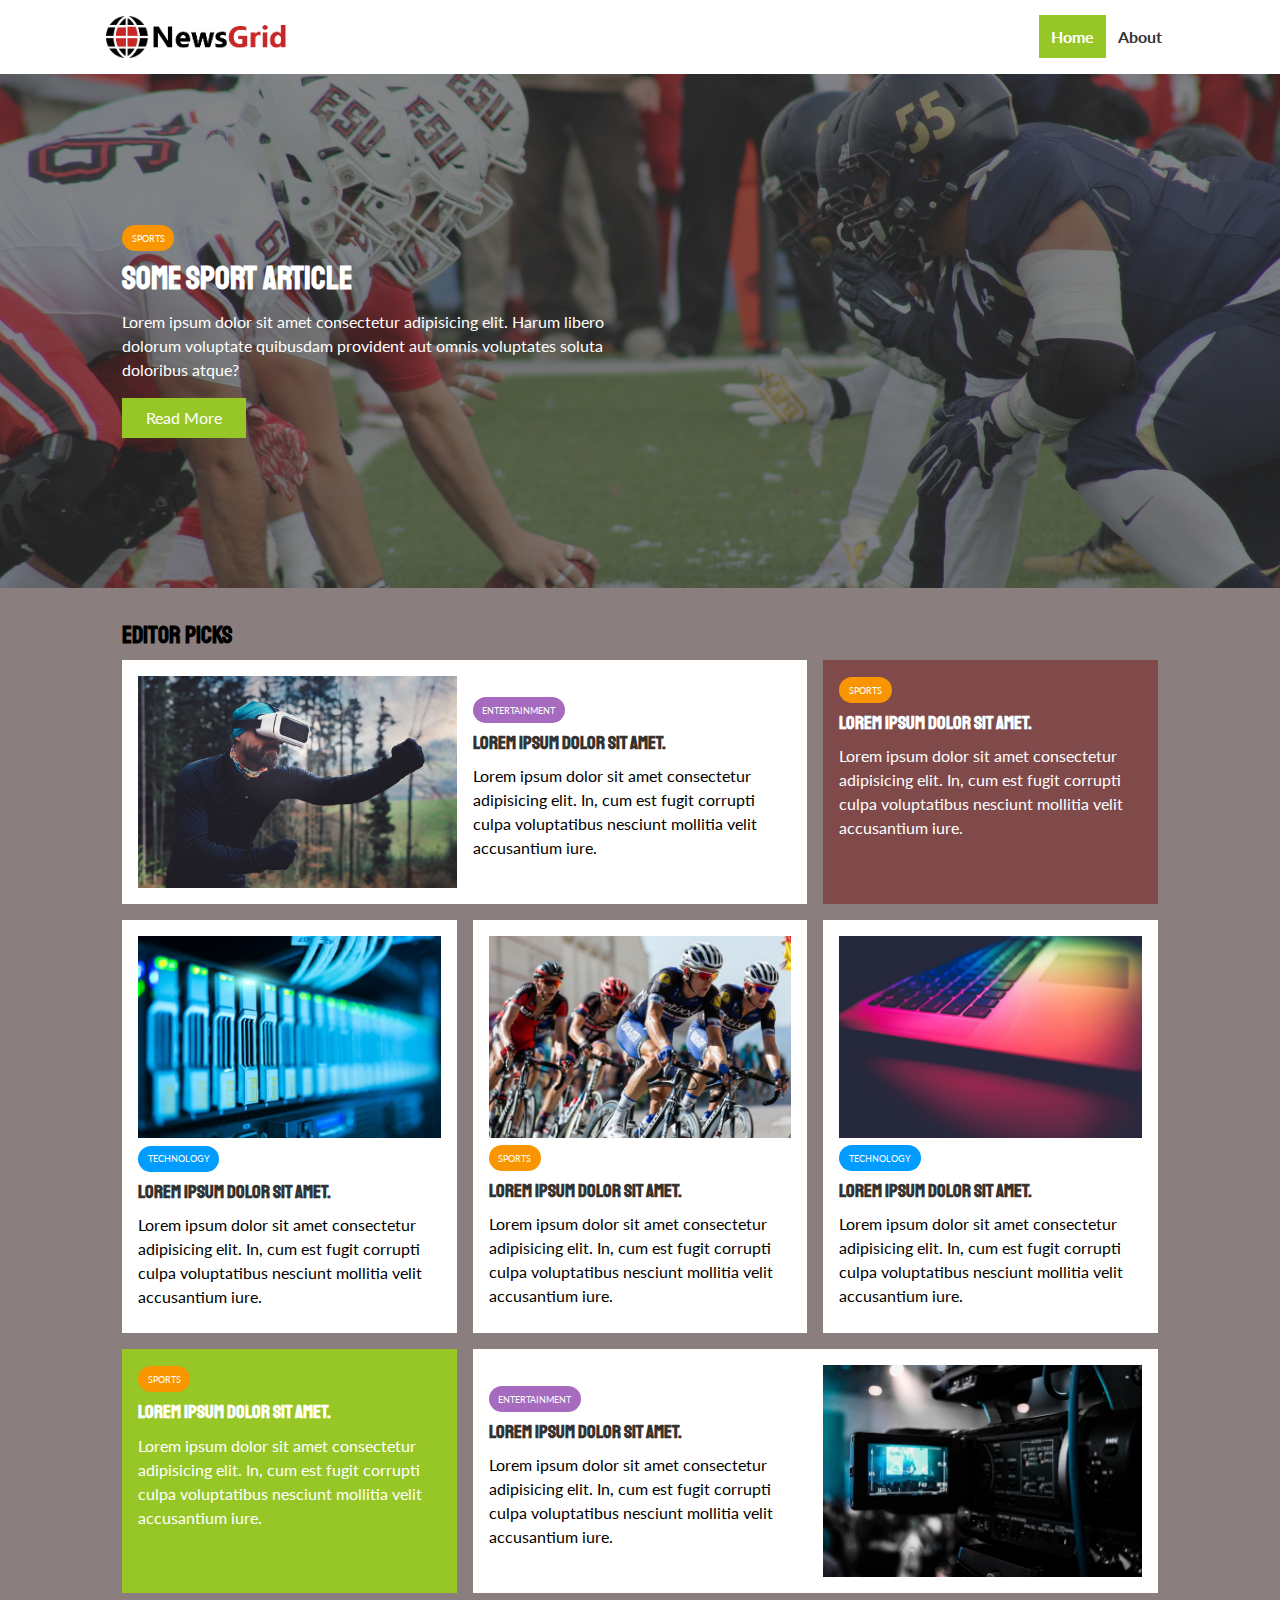
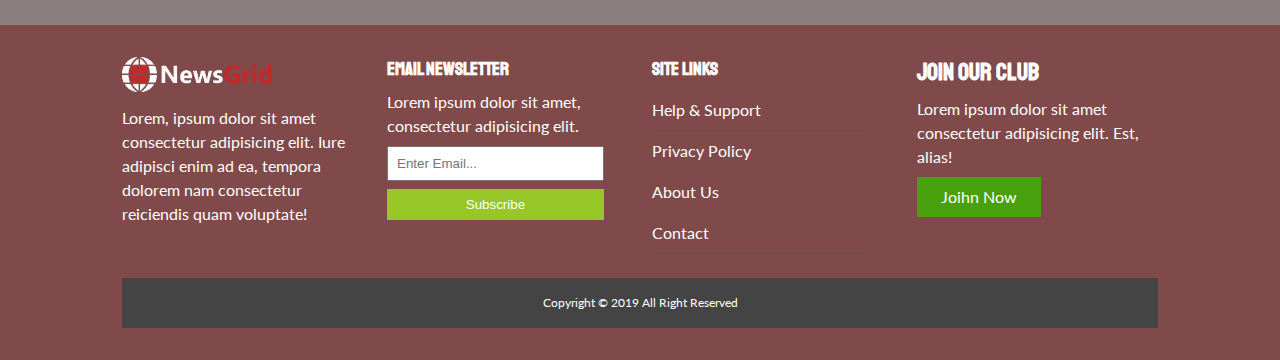
<file: index.html>
<!DOCTYPE html>
<html lang="en">
  <head>
    <meta charset="UTF-8" />
    <meta name="viewport" content="width=device-width, initial-scale=1.0" />
    <meta http-equiv="X-UA-Compatible" content="ie=edge" />
    <link
      rel="stylesheet"
      href="https://use.fontawesome.com/releases/v5.8.1/css/all.css"
      integrity="sha384-50oBUHEmvpQ+1lW4y57PTFmhCaXp0ML5d60M1M7uH2+nqUivzIebhndOJK28anvf"
      crossorigin="anonymous"
    />
    <link
      href="https://fonts.googleapis.com/css?family=Lato|Staatliches"
      rel="stylesheet"
    />
    <link rel="stylesheet" href="css/style.css" />
    <link
      rel="stylesheet"
      media="screen and (max-width: 768px)"
      href="css/mobile.css"
    />
    <link rel="shortcut icon" type="image/x-icon" href="favicon.ico" />
    <title>NewsGrid | Latest News</title>
  </head>

  <body>
    <nav id="main-nav">
      <div class="container">
        <img src="img/logo.png" alt="NewsGrid" class="logo" />
        <div class="social">
          <a href="http://facebook.com" target="_blank"
            ><i class="fab fa-facebook fa-2x"></i
          ></a>
          <a href="http://twitter.com" target="_blank"
            ><i class="fab fa-twitter fa-2x"></i
          ></a>
          <a href="http://instagram.com" target="_blank"
            ><i class="fab fa-instagram fa-2x"></i
          ></a>
          <a href="http://youtube.com" target="_blank"
            ><i class="fab fa-youtube fa-2x"></i
          ></a>
        </div>
        <ul>
          <li><a class="current" href="index.html">Home</a></li>
          <li><a href="about.html">About</a></li>
        </ul>
      </div>
    </nav>

    <!-- Showcase -->
    <header id="showcase">
      <div class="container">
        <div class="showcase-container">
          <div class="showcase-content">
            <div class="category category-sports">Sports</div>
            <h1>Some Sport Article</h1>
            <p>
              Lorem ipsum dolor sit amet consectetur adipisicing elit. Harum
              libero dolorum voluptate quibusdam provident aut omnis voluptates
              soluta doloribus atque?
            </p>
            <a href="article.html" class="btn btn-primary">Read More</a>
          </div>
        </div>
      </div>
    </header>

    <!-- Home Article -->
    <section id="home-articles" class="py-2">
      <div class="container">
        <h2>Editor Picks</h2>
        <div class="articles-container">
          <article class="card">
            <img src="img/articles/ent1.jpg" alt="" />
            <div>
              <div class="category category-ent">Entertainment</div>
              <h3>
                <a href="article.html">Lorem ipsum dolor sit amet.</a>
              </h3>
              <p>
                Lorem ipsum dolor sit amet consectetur adipisicing elit. In, cum
                est fugit corrupti culpa voluptatibus nesciunt mollitia velit
                accusantium iure.
              </p>
            </div>
          </article>
          <article class="card bg-dark">
            <div class="category category-sports">Sports</div>
            <h3>
              <a href="article.html">Lorem ipsum dolor sit amet.</a>
            </h3>
            <p>
              Lorem ipsum dolor sit amet consectetur adipisicing elit. In, cum
              est fugit corrupti culpa voluptatibus nesciunt mollitia velit
              accusantium iure.
            </p>
          </article>
          <article class="card">
            <img src="img/articles/tech1.jpg" alt="" />
            <div class="category category-tech">Technology</div>
            <h3>
              <a href="article.html">Lorem ipsum dolor sit amet.</a>
            </h3>
            <p>
              Lorem ipsum dolor sit amet consectetur adipisicing elit. In, cum
              est fugit corrupti culpa voluptatibus nesciunt mollitia velit
              accusantium iure.
            </p>
          </article>
          <article class="card">
            <img src="img/articles/sports1.jpg" alt="" />
            <div class="category category-sports">Sports</div>
            <h3>
              <a href="article.html">Lorem ipsum dolor sit amet.</a>
            </h3>
            <p>
              Lorem ipsum dolor sit amet consectetur adipisicing elit. In, cum
              est fugit corrupti culpa voluptatibus nesciunt mollitia velit
              accusantium iure.
            </p>
          </article>
          <article class="card">
            <img src="img/articles/tech2.jpg" alt="" />
            <div class="category category-tech">Technology</div>
            <h3>
              <a href="article.html">Lorem ipsum dolor sit amet.</a>
            </h3>
            <p>
              Lorem ipsum dolor sit amet consectetur adipisicing elit. In, cum
              est fugit corrupti culpa voluptatibus nesciunt mollitia velit
              accusantium iure.
            </p>
          </article>
          <article class="card bg-primary">
            <div class="category category-sports">Sports</div>
            <h3>
              <a href="article.html">Lorem ipsum dolor sit amet.</a>
            </h3>
            <p>
              Lorem ipsum dolor sit amet consectetur adipisicing elit. In, cum
              est fugit corrupti culpa voluptatibus nesciunt mollitia velit
              accusantium iure.
            </p>
          </article>
          <article class="card">
            <div>
              <div class="category category-ent">Entertainment</div>
              <h3>
                <a href="article.html">Lorem ipsum dolor sit amet.</a>
              </h3>
              <p>
                Lorem ipsum dolor sit amet consectetur adipisicing elit. In, cum
                est fugit corrupti culpa voluptatibus nesciunt mollitia velit
                accusantium iure.
              </p>
            </div>
            <img src="img/articles/ent2.jpg" alt="" />
          </article>
        </div>
      </div>
    </section>
  </body>

  <!-- Footer -->
  <footer id="main-footer" class="py-2">
    <div class="container footer-container">
      <div>
        <img src="img/logo_light.png" alt="NewsGrid" />
        <p>
          Lorem, ipsum dolor sit amet consectetur adipisicing elit. Iure
          adipisci enim ad ea, tempora dolorem nam consectetur reiciendis quam
          voluptate!
        </p>
      </div>
      <div>
        <h3>Email Newsletter</h3>
        <p>Lorem ipsum dolor sit amet, consectetur adipisicing elit.</p>
        <form name="contact" method="POST" data-netlify="true">
          <input type="email" name="email" placeholder="Enter Email..." />
          <input type="submit" value="Subscribe" class="btn btn-primary" />
        </form>
      </div>
      <div>
        <h3>Site Links</h3>
        <ul class="list">
          <li><a href="#">Help & Support</a></li>
          <li><a href="#">Privacy Policy</a></li>
          <li><a href="#">About Us</a></li>
          <li><a href="#">Contact</a></li>
        </ul>
      </div>
      <div>
        <h2>Join Our Club</h2>
        <p>
          Lorem ipsum dolor sit amet consectetur adipisicing elit. Est, alias!
        </p>
        <a href="#" class="btn btn-secondary">Joihn Now</a>
      </div>
      <div>
        <p>
          Copyright &copy; 2019 All Right Reserved
        </p>
      </div>
    </div>
  </footer>
</html>
</file>
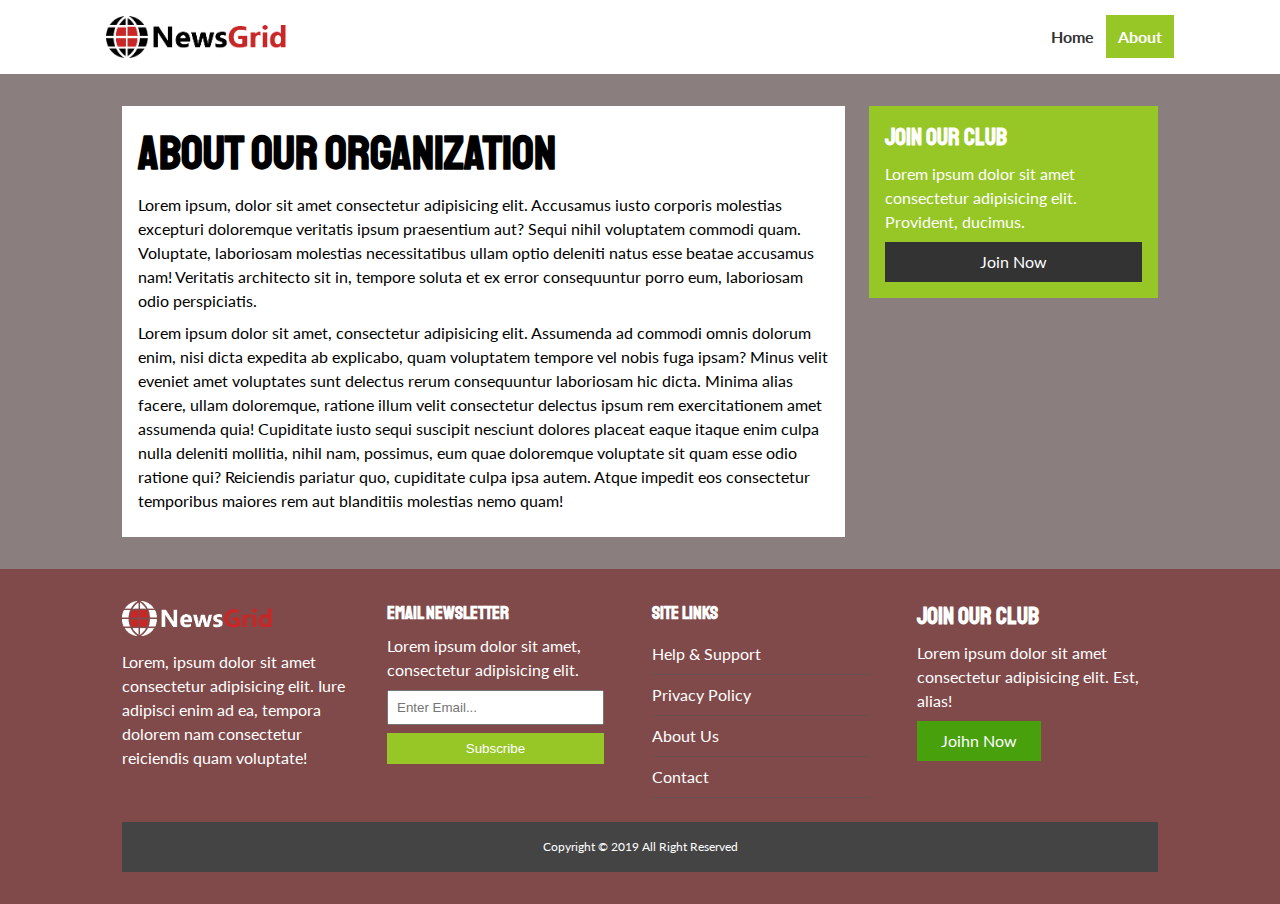
<file: about.html>
<!DOCTYPE html>
<html lang="en">

<head>
  <meta charset="UTF-8" />
  <meta name="viewport" content="width=device-width, initial-scale=1.0" />
  <meta http-equiv="X-UA-Compatible" content="ie=edge" />
  <link rel="stylesheet" href="https://use.fontawesome.com/releases/v5.8.1/css/all.css"
    integrity="sha384-50oBUHEmvpQ+1lW4y57PTFmhCaXp0ML5d60M1M7uH2+nqUivzIebhndOJK28anvf" crossorigin="anonymous" />
  <link href="https://fonts.googleapis.com/css?family=Lato|Staatliches" rel="stylesheet" />
  <link rel="stylesheet" href="css/style.css" />
  <link rel="stylesheet" media="screen and (max-width: 768px)" href="css/mobile.css" />
  <link rel="shortcut icon" type="image/x-icon" href="favicon.ico" />
  <title>About</title>
</head>

<body>
  <nav id="main-nav">
    <div class="container">
      <img src="img/logo.png" alt="NewsGrid" class="logo" />
      <div class="social">
        <a href="http://facebook.com" target="_blank"><i class="fab fa-facebook fa-2x"></i></a>
        <a href="http://twitter.com" target="_blank"><i class="fab fa-twitter fa-2x"></i></a>
        <a href="http://instagram.com" target="_blank"><i class="fab fa-instagram fa-2x"></i></a>
        <a href="http://youtube.com" target="_blank"><i class="fab fa-youtube fa-2x"></i></a>
      </div>
      <ul>
        <li><a href="index.html">Home</a></li>
        <li><a class="current" href="about.html">About</a></li>
      </ul>
    </div>
  </nav>

  <section id="about">
    <div class="container">
      <div class="page-container">
        <article class="card">
          <h1 class="l-heading">About Our Organization</h1>
          <p>Lorem ipsum, dolor sit amet consectetur adipisicing elit. Accusamus iusto corporis molestias excepturi
            doloremque veritatis ipsum praesentium aut? Sequi nihil voluptatem commodi quam. Voluptate, laboriosam
            molestias necessitatibus ullam optio deleniti natus esse beatae accusamus nam! Veritatis architecto sit in,
            tempore soluta et ex error consequuntur porro eum, laboriosam odio perspiciatis.</p>
          <p>Lorem ipsum dolor sit amet, consectetur adipisicing elit. Assumenda ad commodi omnis dolorum enim, nisi
            dicta expedita ab explicabo, quam voluptatem tempore vel nobis fuga ipsam? Minus velit eveniet amet
            voluptates sunt delectus rerum consequuntur laboriosam hic dicta. Minima alias facere, ullam doloremque,
            ratione illum velit consectetur delectus ipsum rem exercitationem amet assumenda quia! Cupiditate iusto
            sequi suscipit nesciunt dolores placeat eaque itaque enim culpa nulla deleniti mollitia, nihil nam,
            possimus, eum quae doloremque voluptate sit quam esse odio ratione qui? Reiciendis pariatur quo, cupiditate
            culpa ipsa autem. Atque impedit eos consectetur temporibus maiores rem aut blanditiis molestias nemo quam!
          </p>
        </article>
        <aside class="card bg-primary">
          <h2>Join Our Club</h2>
          <p>Lorem ipsum dolor sit amet consectetur adipisicing elit. Provident, ducimus.</p>
          <a href="#" class="btn btn-dark btn-block">Join Now</a>
        </aside>
      </div>
    </div>
  </section>

  <!-- Footer -->
  <footer id="main-footer" class="py-2">
    <div class="container footer-container">
      <div>
        <img src="img/logo_light.png" alt="NewsGrid">
        <p>Lorem, ipsum dolor sit amet consectetur adipisicing elit. Iure adipisci enim ad ea, tempora dolorem nam
          consectetur reiciendis quam voluptate!</p>

      </div>
      <div>
        <h3>Email Newsletter</h3>
        <p>Lorem ipsum dolor sit amet, consectetur adipisicing elit.</p>
        <form name="contact" method="POST" data-netlify="true">
          <input type="email" name="email" placeholder="Enter Email..." />
          <input type="submit" value="Subscribe" class="btn btn-primary" />
        </form>
      </div>
      <div>
        <h3>Site Links</h3>
        <ul class="list">
          <li><a href="#">Help & Support</a></li>
          <li><a href="#">Privacy Policy</a></li>
          <li><a href="#">About Us</a></li>
          <li><a href="#">Contact</a></li>
        </ul>
      </div>
      <div>
        <h2>Join Our Club</h2>
        <p>Lorem ipsum dolor sit amet consectetur adipisicing elit. Est, alias!</p>
        <a href="#" class="btn btn-secondary">Joihn Now</a>
      </div>
      <div>
        <p>
          Copyright &copy; 2019 All Right Reserved
        </p>
      </div>
    </div>
  </footer>

</html>
</file>
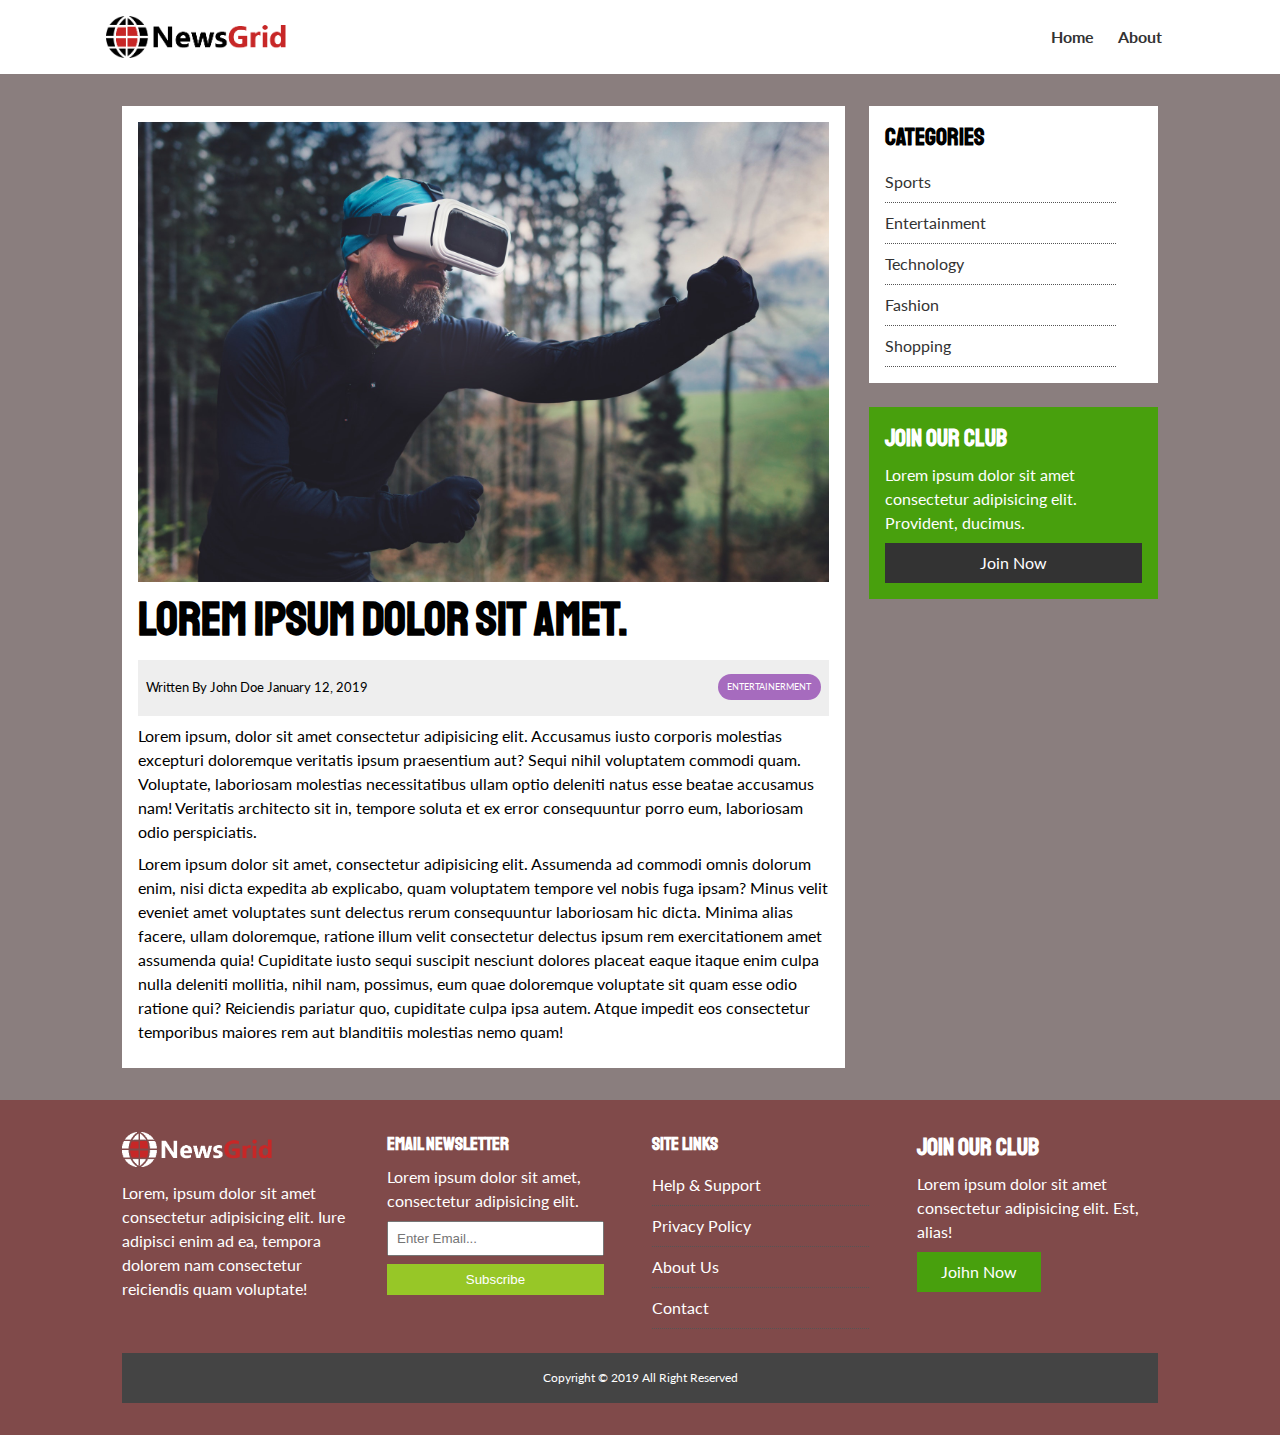
<file: article.html>
<!DOCTYPE html>
<html lang="en">

<head>
  <meta charset="UTF-8" />
  <meta name="viewport" content="width=device-width, initial-scale=1.0" />
  <meta http-equiv="X-UA-Compatible" content="ie=edge" />
  <link rel="stylesheet" href="https://use.fontawesome.com/releases/v5.8.1/css/all.css"
    integrity="sha384-50oBUHEmvpQ+1lW4y57PTFmhCaXp0ML5d60M1M7uH2+nqUivzIebhndOJK28anvf" crossorigin="anonymous" />
  <link href="https://fonts.googleapis.com/css?family=Lato|Staatliches" rel="stylesheet" />
  <link rel="stylesheet" href="css/style.css" />
  <link rel="stylesheet" media="screen and (max-width: 768px)" href="css/mobile.css" />
  <link rel="shortcut icon" type="image/x-icon" href="favicon.ico" />
  <title>NewsGrid | Latest News</title>
</head>

<body>
  <nav id="main-nav">
    <div class="container">
      <img src="img/logo.png" alt="NewsGrid" class="logo" />
      <div class="social">
        <a href="http://facebook.com" target="_blank"><i class="fab fa-facebook fa-2x"></i></a>
        <a href="http://twitter.com" target="_blank"><i class="fab fa-twitter fa-2x"></i></a>
        <a href="http://instagram.com" target="_blank"><i class="fab fa-instagram fa-2x"></i></a>
        <a href="http://youtube.com" target="_blank"><i class="fab fa-youtube fa-2x"></i></a>
      </div>
      <ul>
        <li><a href="index.html">Home</a></li>
        <li><a href="about.html">About</a></li>
      </ul>
    </div>
  </nav>

  <section id="article">
    <div class="container">
      <div class="page-container">
        <article class="card">
          <img src="img/articles/ent1.jpg" alt="">
          <h1 class="l-heading">Lorem ipsum dolor sit amet.</h1>
          <div class="meta">
            <small>
              <i class="fas fa-user"></i> Written By John Doe January 12, 2019
            </small>
            <div class="category category-ent">Entertainerment</div>
          </div>
          <p>Lorem ipsum, dolor sit amet consectetur adipisicing elit. Accusamus iusto corporis molestias excepturi
            doloremque veritatis ipsum praesentium aut? Sequi nihil voluptatem commodi quam. Voluptate, laboriosam
            molestias necessitatibus ullam optio deleniti natus esse beatae accusamus nam! Veritatis architecto sit in,
            tempore soluta et ex error consequuntur porro eum, laboriosam odio perspiciatis.</p>
          <p>Lorem ipsum dolor sit amet, consectetur adipisicing elit. Assumenda ad commodi omnis dolorum enim, nisi
            dicta expedita ab explicabo, quam voluptatem tempore vel nobis fuga ipsam? Minus velit eveniet amet
            voluptates sunt delectus rerum consequuntur laboriosam hic dicta. Minima alias facere, ullam doloremque,
            ratione illum velit consectetur delectus ipsum rem exercitationem amet assumenda quia! Cupiditate iusto
            sequi suscipit nesciunt dolores placeat eaque itaque enim culpa nulla deleniti mollitia, nihil nam,
            possimus, eum quae doloremque voluptate sit quam esse odio ratione qui? Reiciendis pariatur quo, cupiditate
            culpa ipsa autem. Atque impedit eos consectetur temporibus maiores rem aut blanditiis molestias nemo quam!
          </p>
        </article>

        <aside id="category" class="card">
          <h2>Categories</h2>
          <ul class="list">
            <li><a href="#"><i class="fas fa-chevron-right"></i> Sports</a> </li>
            <li><a href="#"><i class="fas fa-chevron-right"></i> Entertainment</a> </li>
            <li><a href="#"><i class="fas fa-chevron-right"></i> Technology</a> </li>
            <li><a href="#"><i class="fas fa-chevron-right"></i> Fashion</a> </li>
            <li><a href="#"><i class="fas fa-chevron-right"></i> Shopping</a> </li>
          </ul>
        </aside>

        <aside class="card bg-secondary">
          <h2>Join Our Club</h2>
          <p>Lorem ipsum dolor sit amet consectetur adipisicing elit. Provident, ducimus.</p>
          <a href="#" class="btn btn-dark btn-block">Join Now</a>
        </aside>
      </div>
    </div>
  </section>

  <!-- Footer -->
  <footer id="main-footer" class="py-2">
    <div class="container footer-container">
      <div>
        <img src="img/logo_light.png" alt="NewsGrid">
        <p>Lorem, ipsum dolor sit amet consectetur adipisicing elit. Iure adipisci enim ad ea, tempora dolorem nam
          consectetur reiciendis quam voluptate!</p>

      </div>
      <div>
        <h3>Email Newsletter</h3>
        <p>Lorem ipsum dolor sit amet, consectetur adipisicing elit.</p>
        <form name="contact" method="POST" data-netlify="true">
          <input type="email" name="email" placeholder="Enter Email..." />
          <input type="submit" value="Subscribe" class="btn btn-primary" />
        </form>
      </div>
      <div>
        <h3>Site Links</h3>
        <ul class="list">
          <li><a href="#">Help & Support</a></li>
          <li><a href="#">Privacy Policy</a></li>
          <li><a href="#">About Us</a></li>
          <li><a href="#">Contact</a></li>
        </ul>
      </div>
      <div>
        <h2>Join Our Club</h2>
        <p>Lorem ipsum dolor sit amet consectetur adipisicing elit. Est, alias!</p>
        <a href="#" class="btn btn-secondary">Joihn Now</a>
      </div>
      <div>
        <p>
          Copyright &copy; 2019 All Right Reserved
        </p>
      </div>
    </div>
  </footer>

</html>
</file>
<file: css/style.css>
:root {
  --primary-color: #97c727;
  --secondary-color: #48a00d;
  --light-color: #8a7e7e;
  --dark-color: rgb(128, 74, 74);
  --max-width: 1100px;
}

.category {
  --sport-color: #f99500;
  --ent-color: #a66bbe;
  --tech-color: #009cff;
}

* {
  margin: 0;
  padding: 0;
  box-sizing: border-box;
}

body {
  font-family: "Lato", sans-serif;
  line-height: 1.5;
  background: var(--light-color);
}

a {
  color: #333;
  text-decoration: none;
}

ul {
  list-style: none;
}

p {
  margin: 0.5rem 0;
}

img {
  width: 100%;
}

h1,
h2,
h3,
h4,
h5,
h6 {
  font-family: "Staatliches", cursive;
  margin-bottom: 0.55rem;
  line-height: 1.3;
}

/* Utility */
.container {
  max-width: var(--max-width);
  margin: auto;
  padding: 0 2rem;
  overflow: hidden;
}

.category {
  display: inline-block;
  color: #fff;
  font-size: 0.55rem;
  text-transform: uppercase;
  padding: 0.4rem 0.6rem;
  border-radius: 15px;
  margin-bottom: 0.5rem;
}

.category-sports {
  background: var(--sport-color);
}
.category-ent {
  background: var(--ent-color);
}
.category-tech {
  background: var(--tech-color);
}

.btn {
  display: inline-block;
  border: none;
  background: #333;
  color: #fff;
  padding: 0.5rem 1.5rem;
}

.btn-light {
  background: var(--light-color);
}
.btn-primary {
  background: var(--primary-color);
}
.btn-secondary {
  background: var(--secondary-color);
}

.btn:hover {
  opacity: 0.9;
}

.btn-block {
  display: block;
  width: 100%;
  text-align: center;
}

.card {
  background: #fff;
  padding: 1rem;
}

.bg-dark {
  background: var(--dark-color);
  color: #fff;
}
.bg-primary {
  background: var(--primary-color);
  color: #fff;
}
.bg-secondary {
  background: var(--secondary-color);
  color: #fff;
}

.bg-dark h1,
.bg-dark h2,
.bg-dark h3,
.bg-dark a,
.bg-primary h1,
.bg-primary h2,
.bg-primary h3,
.bg-primary a,
.bg-secondary h1,
.bg-secondary h2,
.bg-secondary h3,
.bg-secondary a {
  color: #fff;
}

.list li {
  padding: 0.5rem 0;
  border-bottom: #555 dotted 1px;
  width: 90%;
}

.list li a:hover {
  color: var(--primary-color) !important;
}

.py-1 {
  padding: 1.5rem 0;
}
.py-2 {
  padding: 2rem 0;
}
.py-3 {
  padding: 3rem 0;
}

.p-1 {
  padding: 1.5rem;
}
.p-2 {
  padding: 2rem;
}
.p-3 {
  padding: 3rem;
}

.l-heading {
  font-size: 3rem;
}

/* Inner page grid container */
.page-container {
  display: grid;
  grid-template-columns: 5fr 2fr;
  margin: 2rem 0;
  grid-gap: 1.5rem;
}

.page-container > *:first-child {
  grid-row: 1 / span 3;
}

/* Navigation */
#main-nav {
  background: #fff;
  position: sticky;
  top: 0;
  z-index: 2;
}
#main-nav .container {
  display: grid;
  grid-template-columns: 6fr 3fr 2fr;
  padding: 1rem;
  align-items: center;
}

#main-nav .logo {
  width: 180px;
}

#main-nav ul {
  justify-self: end;
  display: flex;
}

#main-nav ul li a {
  padding: 0.75rem;
  font-weight: bold;
}

#main-nav ul li a.current {
  background: var(--primary-color);
  color: #fff;
}

#main-nav ul li a:hover {
  background: var(--light-color);
  color: #333;
}

#main-nav .social {
  justify-self: center;
}

#main-nav .social i {
  color: #777;
  margin-right: 0.5rem;
}

/* Showcase */
#showcase {
  color: #fff;
  background: #333;
  padding: 2rem;
  position: relative;
}

#showcase:before {
  content: "";
  background: url("../img/featured.jpg") no-repeat center center/cover;
  position: absolute;
  top: 0;
  left: 0;
  width: 100%;
  height: 100%;
  opacity: 0.4;
}

#showcase .showcase-container {
  display: grid;
  grid-template-columns: repeat(2, 1fr);
  justify-content: center;
  align-items: center;
  height: 50vh;
}

#showcase .showcase-content {
  z-index: 1;
}

#showcase .showcase-content p {
  margin-bottom: 1rem;
}

/* Home Articles */
#home-articles .articles-container {
  display: grid;
  grid-template-columns: repeat(3, 1fr);
  grid-gap: 1rem;
}

#home-articles .articles-container > *:first-child,
#home-articles .articles-container > *:last-child {
  display: grid;
  grid-template-columns: repeat(2, 1fr);
  grid-gap: 1rem;
  align-items: center;
  grid-column: 1 / span 2;
}

#home-articles .articles-container > *:last-child {
  grid-column: 2 / span 2;
}

#article .meta {
  display: flex;
  justify-content: space-between;
  align-items: center;
  background: #eee;
  padding: 0.5rem;
}

#article .meta .category {
  margin-top: 0.4rem;
}

/* Footer */
#main-footer {
  background: var(--dark-color);
  color: #fff;
}

#main-footer img {
  width: 150px;
}

#main-footer a {
  color: #fff;
}

#main-footer .footer-container {
  display: grid;
  grid-template-columns: repeat(4, 1fr);
  grid-gap: 1.5rem;
}

#main-footer .footer-container > *:last-child {
  background: #444;
  grid-column: 1 / span 4;
  padding: 0.5rem;
  text-align: center;
  font-size: 0.75rem;
}

#main-footer .footer-container input[type="email"] {
  width: 90%;
  padding: 0.5rem;
  margin-bottom: 0.5rem;
}

#main-footer .footer-container input[type="submit"] {
  width: 90%;
}
</file>
<file: css/mobile.css>
/* Navigation */
#main-nav .social {
  display: none;
}

#main-nav .container {
  grid-template-columns: 1fr;
  grid-gap: 1.2rem;
}

#main-nav ul,
#main-nav .logo {
  justify-self: center;
}

#main-nav ul li a {
  padding: 0.5rem;
}

#home-articles .articles-container {
  grid-template-columns: repeat(2, 1fr);
}

#home-articles .articles-container > *:first-child,
#home-articles .articles-container > *:last-child {
  grid-template-columns: 1fr;
  grid-column: 1;
}

@media (max-width: 600px) {
  /* Stack Grid Items */
  #showcase .showcase-container,
  #home-articles .articles-container,
  #main-footer .footer-container {
    grid-template-columns: 1fr;
  }

  #main-footer .footer-container > *:last-child {
    grid-column: 1;
  }
  #main-footer .footer-container > *:first-child,
  #main-footer .footer-container > *:nth-child(2) {
    border-bottom: #444 dotted 1px;
    padding-bottom: 1rem;
  }

  .page-container {
    grid-template-columns: 1fr;
    text-align: center;
  }

  .page-container > *:first-child {
    grid-row: 1;
  }

  .l-heading {
    font-size: 2rem;
  }
}
</file>
